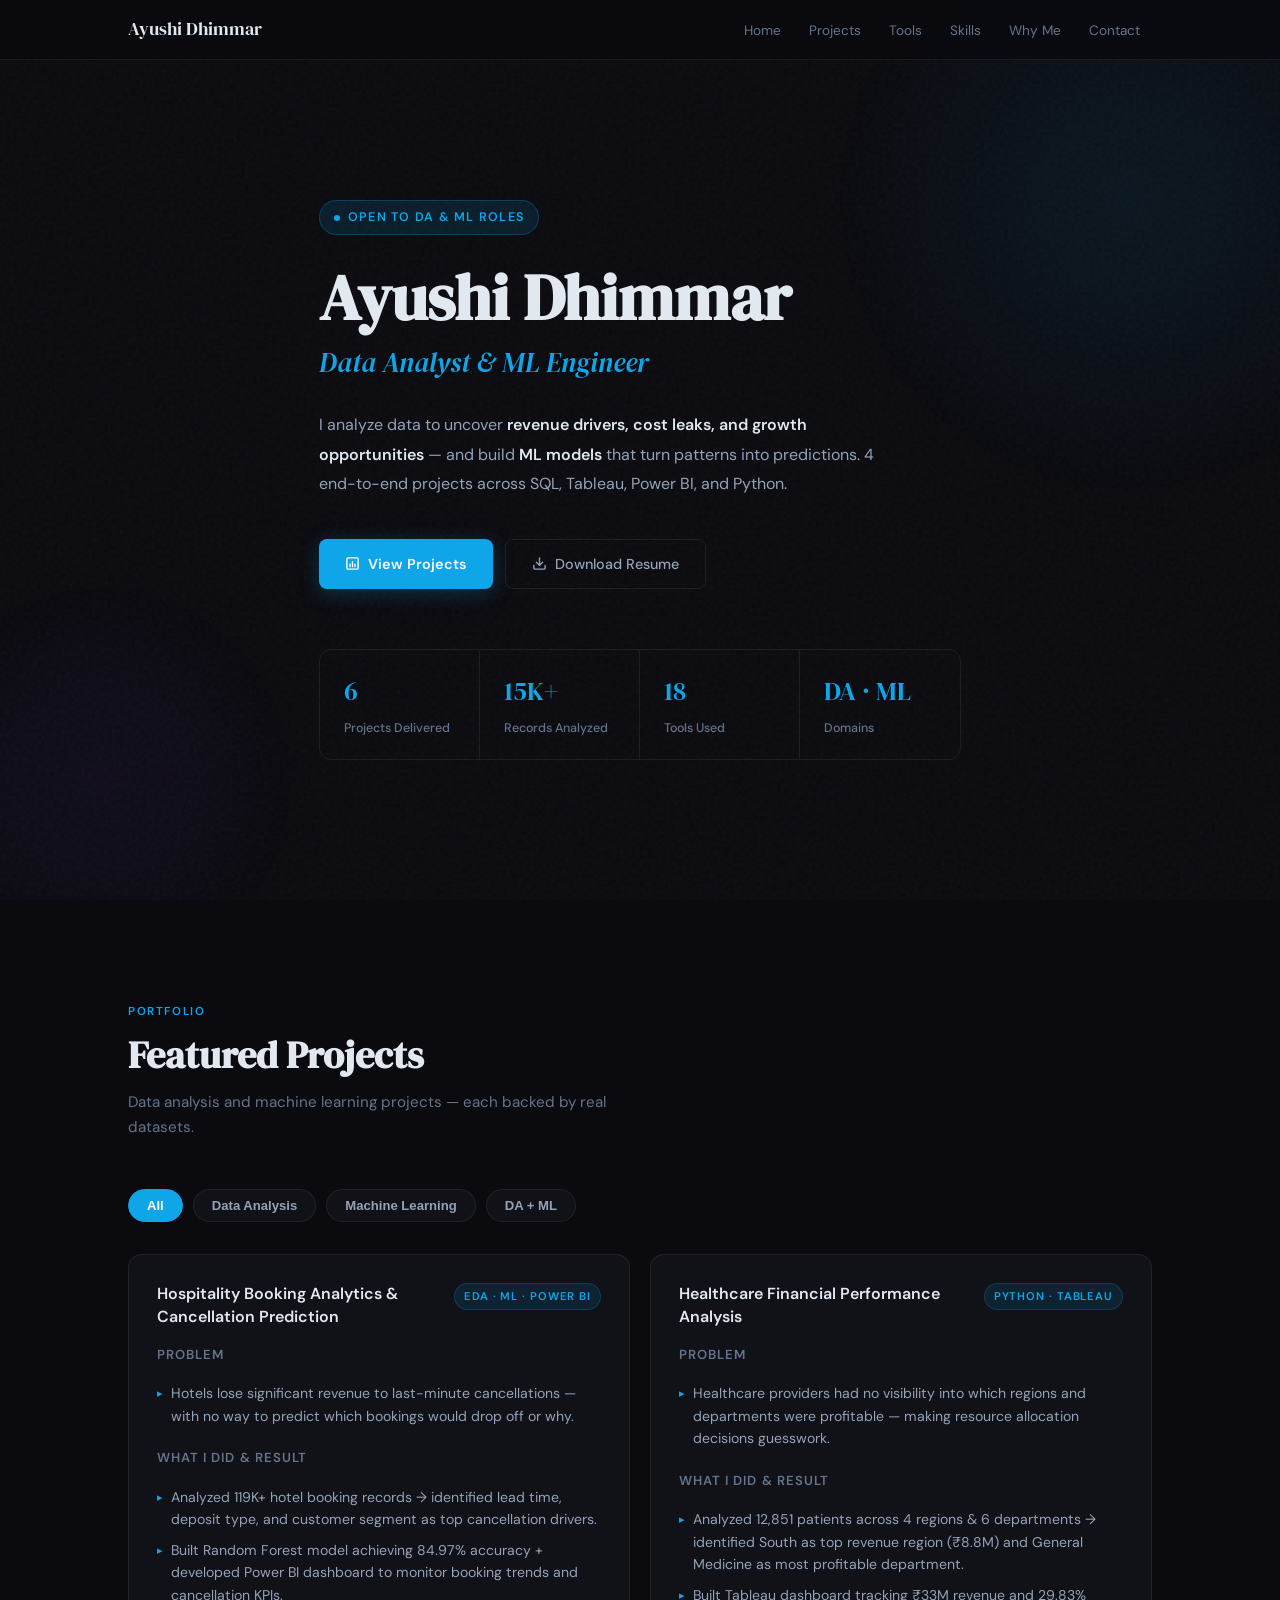
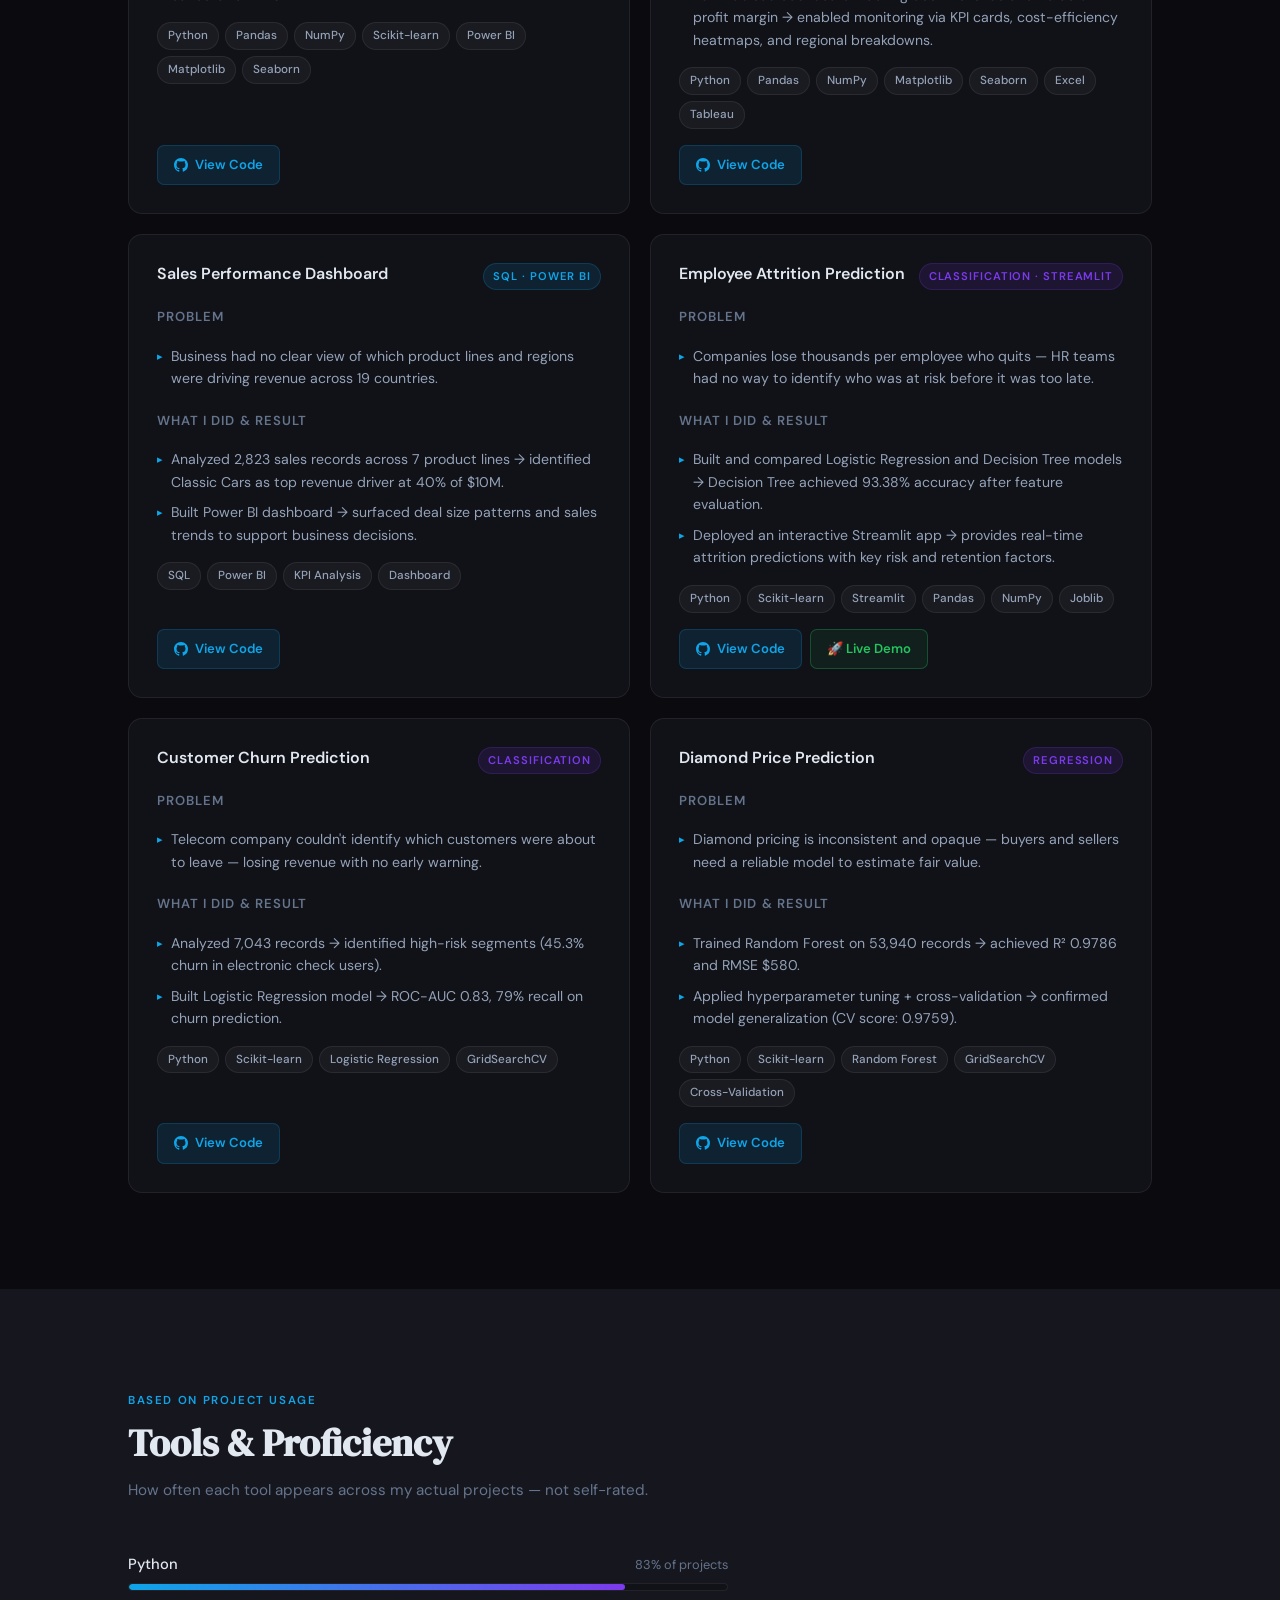
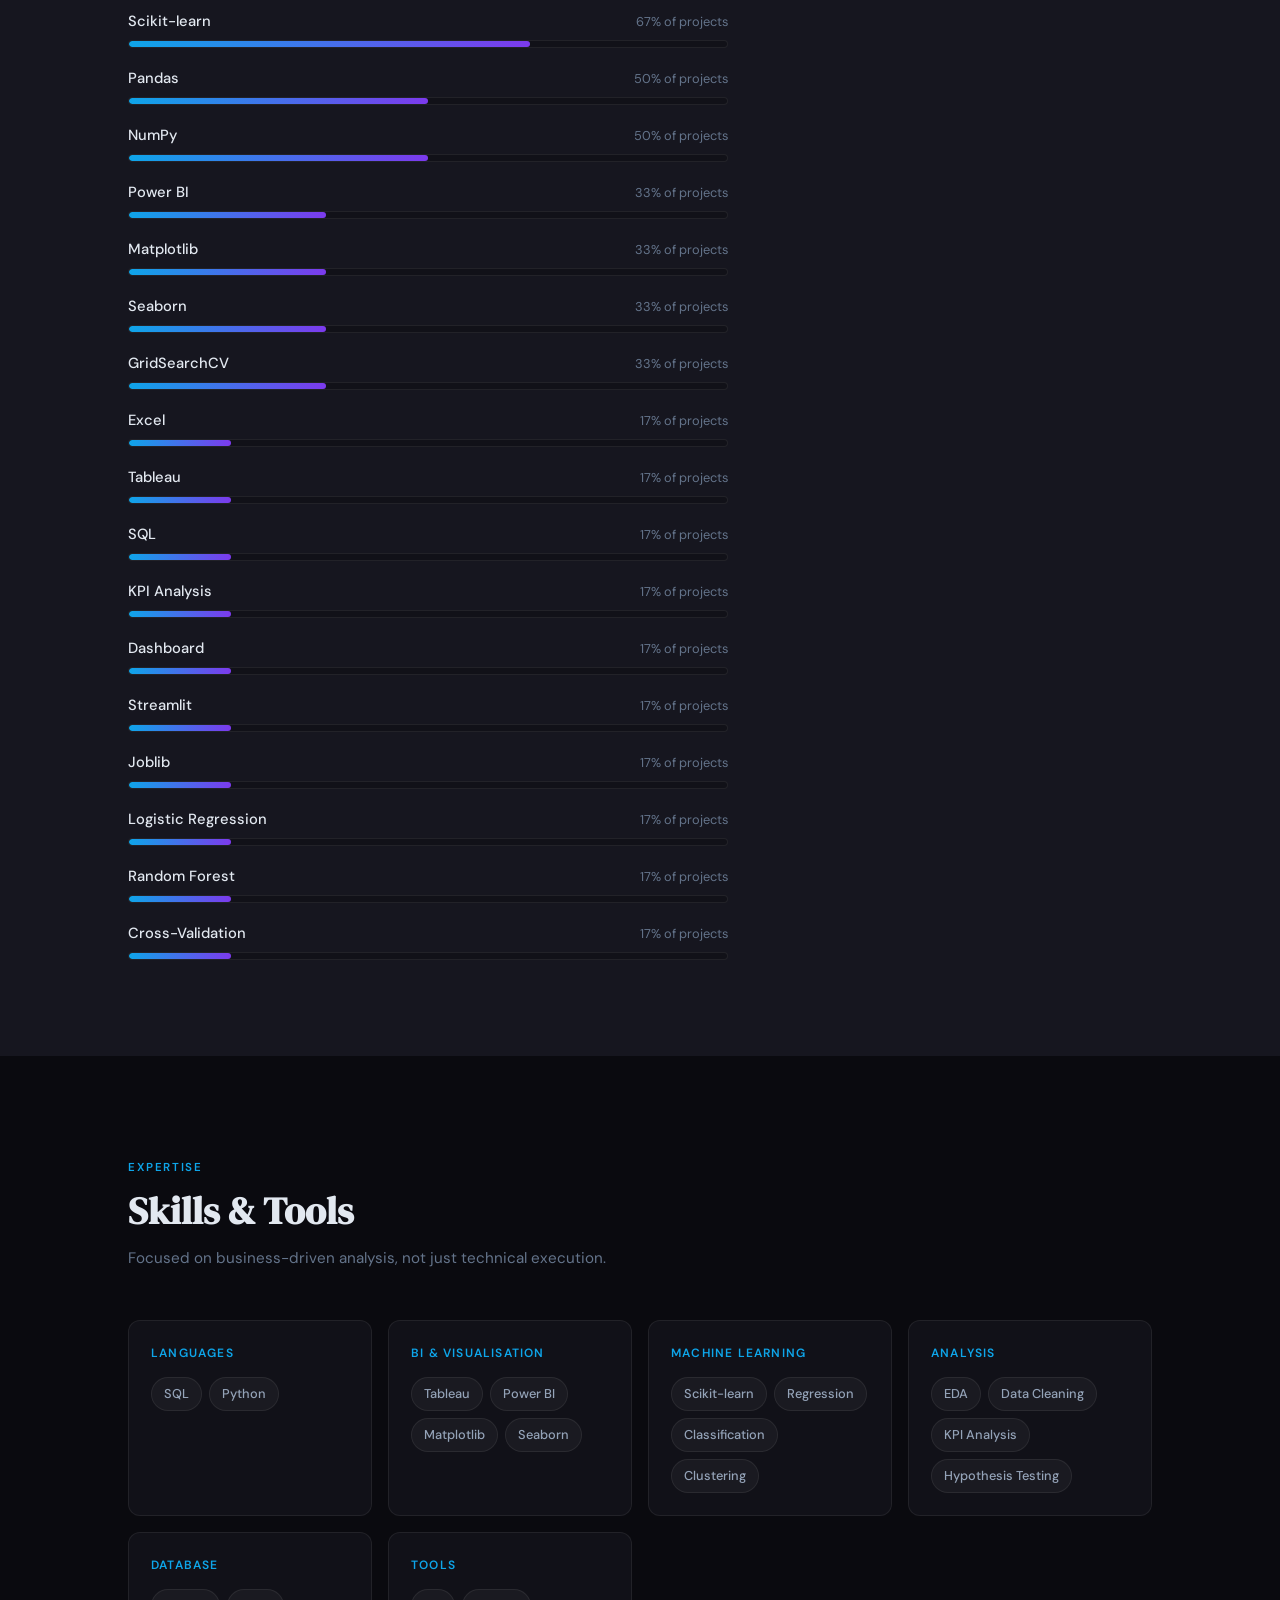
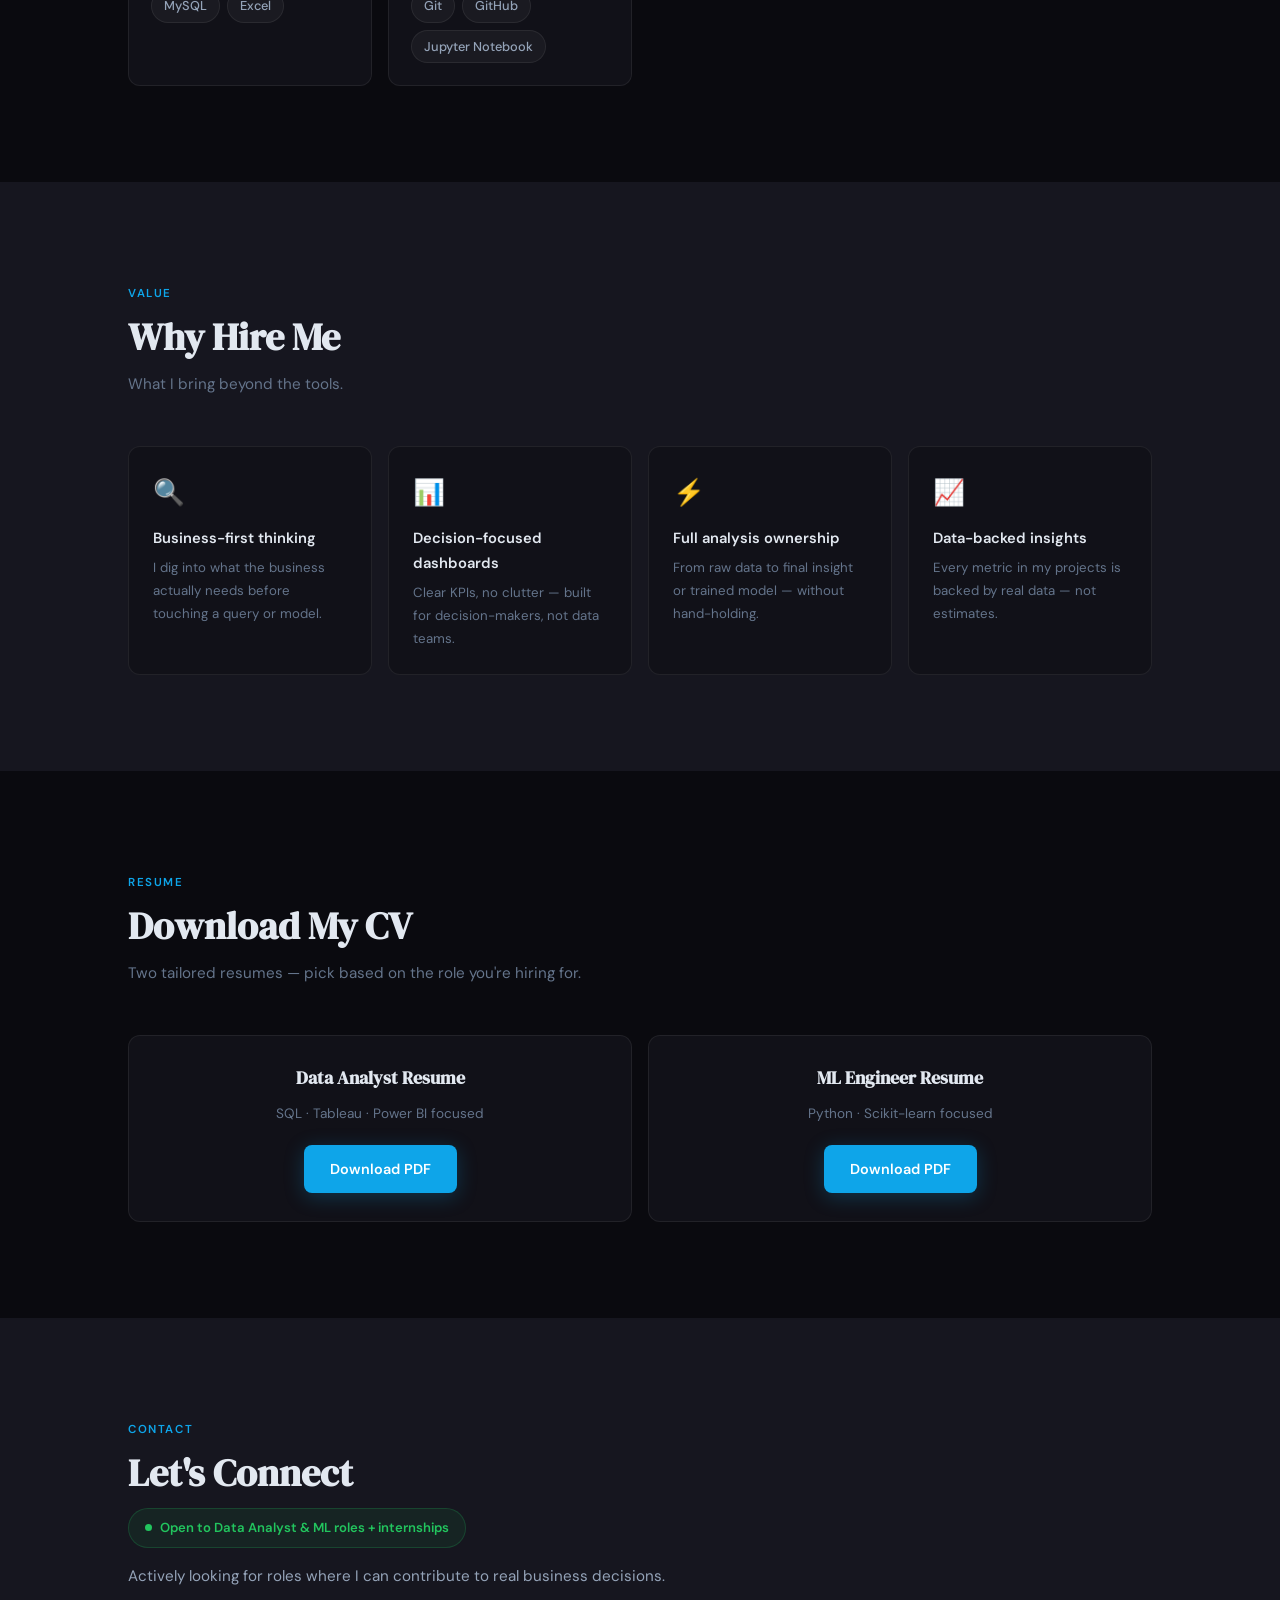
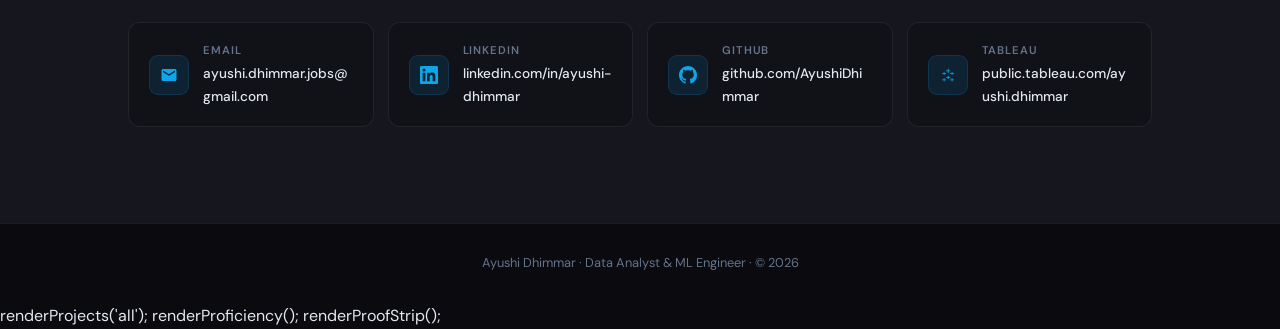
<file: index.html>
<!DOCTYPE html>
<html lang="en">

<head>
    <meta charset="UTF-8" />
    <meta name="viewport" content="width=device-width, initial-scale=1.0" />
    <meta name="description" content="Ayushi Dhimmar — Data Analyst & ML Engineer portfolio." />
    <title>Ayushi Dhimmar | Data Analyst & ML Engineer</title>
    <link rel="stylesheet" href="style.css" />
</head>

<body>

    <!-- ── Navbar ── -->
    <nav class="navbar">
        <div class="container">
            <a href="#home" class="nav-logo">Ayushi Dhimmar</a>
            <ul class="nav-links">
                <li><a href="#home">Home</a></li>
                <li><a href="#projects">Projects</a></li>
                <li><a href="#proficiency">Tools</a></li>
                <li><a href="#skills">Skills</a></li>
                <li><a href="#why">Why Me</a></li>
                <li><a href="#contact">Contact</a></li>
            </ul>
        </div>
    </nav>

    <!-- ── Hero ── -->
    <section id="home">
        <div class="container">
            <div class="hero-content">
                <div class="hero-badge"><span></span>Open to DA & ML Roles</div>
                <h1 class="hero-name">Ayushi Dhimmar</h1>
                <p class="hero-title">Data Analyst & ML Engineer</p>
                <p class="hero-intro">
                    I analyze data to uncover <strong>revenue drivers, cost leaks, and growth opportunities</strong> —
                    and build <strong>ML models</strong> that turn patterns into predictions.
                    4 end-to-end projects across SQL, Tableau, Power BI, and Python.
                </p>
                <div class="hero-buttons">
                    <a href="#projects" class="btn-primary">
                        <svg width="15" height="15" viewBox="0 0 24 24" fill="none" stroke="currentColor"
                            stroke-width="2.2" stroke-linecap="round" stroke-linejoin="round">
                            <rect x="3" y="3" width="18" height="18" rx="2" />
                            <path d="M8 17V13M12 17V9M16 17V13" />
                        </svg>
                        View Projects
                    </a>
                    <a href="https://docs.google.com/document/d/1x2hQRoaMSvmZDskrw3j91IyN4JPihmLFWnoII8SMVPA/export?format=pdf"
                        target="_blank" class="btn-outline">
                        <svg width="15" height="15" viewBox="0 0 24 24" fill="none" stroke="currentColor"
                            stroke-width="2.2" stroke-linecap="round" stroke-linejoin="round">
                            <path d="M21 15v4a2 2 0 0 1-2 2H5a2 2 0 0 1-2-2v-4" />
                            <polyline points="7 10 12 15 17 10" />
                            <line x1="12" y1="15" x2="12" y2="3" />
                        </svg>
                        Download Resume
                    </a>
                </div>
                <div class="proof-strip" id="proof-strip"></div>
            </div>
        </div>
    </section>

    <!-- ── Projects ── -->
    <section id="projects" class="section">
        <div class="container">
            <div class="fade-in">
                <span class="section-label">Portfolio</span>
                <h2 class="section-title">Featured Projects</h2>
                <p class="section-sub">Data analysis and machine learning projects — each backed by real datasets.</p>
            </div>

            <div class="filter-bar fade-in">
                <button class="filter-btn active" data-filter="all">All</button>
                <button class="filter-btn" data-filter="DA">Data Analysis</button>
                <button class="filter-btn" data-filter="ML">Machine Learning</button>
                <button class="filter-btn" data-filter="DA+ML">DA + ML</button>
            </div>

            <div class="projects-grid" id="projects-grid"></div>
        </div>
    </section>

    <!-- ── Tools & Proficiency ── -->
    <section id="proficiency" class="section" style="background: var(--surface2);">
        <div class="container">
            <div class="fade-in">
                <span class="section-label">Based on Project Usage</span>
                <h2 class="section-title">Tools & Proficiency</h2>
                <p class="section-sub">How often each tool appears across my actual projects — not self-rated.</p>
            </div>
            <div class="proficiency-list fade-in" id="proficiency-list"></div>
        </div>
    </section>

    <!-- ── Skills ── -->
    <section id="skills" class="section">
        <div class="container">
            <div class="fade-in">
                <span class="section-label">Expertise</span>
                <h2 class="section-title">Skills & Tools</h2>
                <p class="section-sub">Focused on business-driven analysis, not just technical execution.</p>
            </div>
            <div class="skills-grid">
                <div class="skill-group fade-in">
                    <div class="skill-group-title">Languages</div>
                    <div class="skill-pills"><span class="pill">SQL</span><span class="pill">Python</span></div>
                </div>
                <div class="skill-group fade-in">
                    <div class="skill-group-title">BI & Visualisation</div>
                    <div class="skill-pills"><span class="pill">Tableau</span><span class="pill">Power BI</span><span
                            class="pill">Matplotlib</span><span class="pill">Seaborn</span></div>
                </div>
                <div class="skill-group fade-in">
                    <div class="skill-group-title">Machine Learning</div>
                    <div class="skill-pills"><span class="pill">Scikit-learn</span><span
                            class="pill">Regression</span><span class="pill">Classification</span><span
                            class="pill">Clustering</span></div>
                </div>
                <div class="skill-group fade-in">
                    <div class="skill-group-title">Analysis</div>
                    <div class="skill-pills"><span class="pill">EDA</span><span class="pill">Data Cleaning</span><span
                            class="pill">KPI Analysis</span><span class="pill">Hypothesis Testing</span></div>
                </div>
                <div class="skill-group fade-in">
                    <div class="skill-group-title">Database</div>
                    <div class="skill-pills"><span class="pill">MySQL</span><span class="pill">Excel</span></div>
                </div>
                <div class="skill-group fade-in">
                    <div class="skill-group-title">Tools</div>
                    <div class="skill-pills"><span class="pill">Git</span><span class="pill">GitHub</span><span
                            class="pill">Jupyter Notebook</span></div>
                </div>
            </div>
        </div>
    </section>

    <!-- ── Why Hire Me ── -->
    <section id="why" class="section" style="background: var(--surface2);">
        <div class="container">
            <div class="fade-in">
                <span class="section-label">Value</span>
                <h2 class="section-title">Why Hire Me</h2>
                <p class="section-sub">What I bring beyond the tools.</p>
            </div>
            <div class="why-grid">
                <div class="why-card fade-in">
                    <div class="why-icon">🔍</div>
                    <div class="why-heading">Business-first thinking</div>
                    <div class="why-desc">I dig into what the business actually needs before touching a query or model.
                    </div>
                </div>
                <div class="why-card fade-in">
                    <div class="why-icon">📊</div>
                    <div class="why-heading">Decision-focused dashboards</div>
                    <div class="why-desc">Clear KPIs, no clutter — built for decision-makers, not data teams.</div>
                </div>
                <div class="why-card fade-in">
                    <div class="why-icon">⚡</div>
                    <div class="why-heading">Full analysis ownership</div>
                    <div class="why-desc">From raw data to final insight or trained model — without hand-holding.</div>
                </div>
                <div class="why-card fade-in">
                    <div class="why-icon">📈</div>
                    <div class="why-heading">Data-backed insights</div>
                    <div class="why-desc">Every metric in my projects is backed by real data — not estimates.</div>
                </div>
            </div>
        </div>
    </section>

    <!-- ── Resume ── -->
    <section id="resume" class="section">
        <div class="container">
            <div class="fade-in">
                <span class="section-label">Resume</span>
                <h2 class="section-title">Download My CV</h2>
                <p class="section-sub">Two tailored resumes — pick based on the role you're hiring for.</p>
            </div>
            <div class="resume-grid">
                <div class="resume-card fade-in">
                    <h3>Data Analyst Resume</h3>
                    <p>SQL · Tableau · Power BI focused</p>
                    <a href="https://docs.google.com/document/d/1x2hQRoaMSvmZDskrw3j91IyN4JPihmLFWnoII8SMVPA/export?format=pdf"
                        target="_blank" class="btn-primary">Download PDF</a>
                </div>
                <div class="resume-card fade-in">
                    <h3>ML Engineer Resume</h3>
                    <p>Python · Scikit-learn focused</p>
                    <a href="https://docs.google.com/document/d/1-b_STzImkNekEmmZtSDEUV6xr8iqfHNXpIQPK0HG01E/export?format=pdf"
                        target="_blank" class="btn-primary">Download PDF</a>
                </div>
            </div>
        </div>
    </section>

    <!-- ── Contact ── -->
    <section id="contact" class="section" style="background: var(--surface2);">
        <div class="container">
            <div class="fade-in">
                <span class="section-label">Contact</span>
                <h2 class="section-title">Let's Connect</h2>
                <div class="open-badge"><span></span>Open to Data Analyst & ML roles + internships</div>
                <p style="color:var(--soft); font-size:0.95rem; margin-bottom:32px;">Actively looking for roles where I
                    can contribute to real business decisions.</p>
            </div>
            <div class="contact-grid">
                <a href="mailto:ayushi.dhimmar.jobs@gmail.com" class="contact-card">
                    <div class="contact-icon"><svg viewBox="0 0 24 24">
                            <path
                                d="M20 4H4c-1.1 0-2 .9-2 2v12c0 1.1.9 2 2 2h16c1.1 0 2-.9 2-2V6c0-1.1-.9-2-2-2zm0 4l-8 5-8-5V6l8 5 8-5v2z" />
                        </svg></div>
                    <div>
                        <div class="contact-label">Email</div>
                        <div class="contact-value">ayushi.dhimmar.jobs@gmail.com</div>
                    </div>
                </a>
                <a href="https://www.linkedin.com/in/ayushi-dhimmar" target="_blank" rel="noopener noreferrer"
                    class="contact-card">
                    <div class="contact-icon"><svg viewBox="0 0 24 24">
                            <path
                                d="M20.447 20.452h-3.554v-5.569c0-1.328-.027-3.037-1.852-3.037-1.853 0-2.136 1.445-2.136 2.939v5.667H9.351V9h3.414v1.561h.046c.477-.9 1.637-1.85 3.37-1.85 3.601 0 4.267 2.37 4.267 5.455v6.286zM5.337 7.433a2.062 2.062 0 0 1-2.063-2.065 2.064 2.064 0 1 1 2.063 2.065zm1.782 13.019H3.555V9h3.564v11.452zM22.225 0H1.771C.792 0 0 .774 0 1.729v20.542C0 23.227.792 24 1.771 24h20.451C23.2 24 24 23.227 24 22.271V1.729C24 .774 23.2 0 22.222 0h.003z" />
                        </svg></div>
                    <div>
                        <div class="contact-label">LinkedIn</div>
                        <div class="contact-value">linkedin.com/in/ayushi-dhimmar</div>
                    </div>
                </a>
                <a href="https://github.com/AyushiDhimmar" target="_blank" rel="noopener noreferrer"
                    class="contact-card">
                    <div class="contact-icon"><svg viewBox="0 0 24 24">
                            <path
                                d="M12 0C5.37 0 0 5.37 0 12c0 5.31 3.435 9.795 8.205 11.385.6.105.825-.255.825-.57 0-.285-.015-1.23-.015-2.235-3.015.555-3.795-.735-4.035-1.41-.135-.345-.72-1.41-1.23-1.695-.42-.225-1.02-.78-.015-.795.945-.015 1.62.87 1.845 1.23 1.08 1.815 2.805 1.305 3.495.99.105-.78.42-1.305.765-1.605-2.67-.3-5.46-1.335-5.46-5.925 0-1.305.465-2.385 1.23-3.225-.12-.3-.54-1.53.12-3.18 0 0 1.005-.315 3.3 1.23.96-.27 1.98-.405 3-.405s2.04.135 3 .405c2.295-1.56 3.3-1.23 3.3-1.23.66 1.65.24 2.88.12 3.18.765.84 1.23 1.905 1.23 3.225 0 4.605-2.805 5.625-5.475 5.925.435.375.81 1.095.81 2.22 0 1.605-.015 2.895-.015 3.3 0 .315.225.69.825.57A12.02 12.02 0 0 0 24 12c0-6.63-5.37-12-12-12z" />
                        </svg></div>
                    <div>
                        <div class="contact-label">GitHub</div>
                        <div class="contact-value">github.com/AyushiDhimmar</div>
                    </div>
                </a>
                <a href="https://public.tableau.com/app/profile/ayushi.dhimmar/vizzes" target="_blank"
                    rel="noopener noreferrer" class="contact-card">
                    <div class="contact-icon"><svg viewBox="0 0 24 24" fill="var(--accent)">
                            <path
                                d="M11.654 3.643v2.25H9.44v1.16h2.215v2.25h1.17V7.053h2.214v-1.16h-2.215V3.643zm-5.3 3.93v1.81H4.27v.93h2.085v1.81h.94v-1.81h2.085v-.93H7.294V7.573zm10.6 0v1.81h-2.084v.93h2.085v1.81h.938v-1.81H19.98v-.93h-2.085V7.573zM11.654 12.9v1.81H9.44v.93h2.215v1.81h1.17v-1.81h2.214v-.93h-2.215V12.9zm-5.3 3.214v1.81H4.27v.93h2.085v1.81h.94v-1.81h2.085v-.93H7.294v-1.81zm10.6 0v1.81h-2.084v.93h2.085v1.81h.938v-1.81H19.98v-.93h-2.085v-1.81z" />
                        </svg></div>
                    <div>
                        <div class="contact-label">Tableau</div>
                        <div class="contact-value">public.tableau.com/ayushi.dhimmar</div>
                    </div>
                </a>
            </div>
        </div>
    </section>

    <!-- ── Footer ── -->
    <footer class="footer">
        <div class="container">
            <p>Ayushi Dhimmar · Data Analyst & ML Engineer · © 2026</p>
        </div>
    </footer>

    <script src="projects.js"></script>
    <script>
        const GITHUB_SVG = '<svg width="14" height="14" viewBox="0 0 24 24" fill="currentColor"><path d="M12 0C5.37 0 0 5.37 0 12c0 5.31 3.435 9.795 8.205 11.385.6.105.825-.255.825-.57 0-.285-.015-1.23-.015-2.235-3.015.555-3.795-.735-4.035-1.41-.135-.345-.72-1.41-1.23-1.695-.42-.225-1.02-.78-.015-.795.945-.015 1.62.87 1.845 1.23 1.08 1.815 2.805 1.305 3.495.99.105-.78.42-1.305.765-1.605-2.67-.3-5.46-1.335-5.46-5.925 0-1.305.465-2.385 1.23-3.225-.12-.3-.54-1.53.12-3.18 0 0 1.005-.315 3.3 1.23.96-.27 1.98-.405 3-.405s2.04.135 3 .405c2.295-1.56 3.3-1.23 3.3-1.23.66 1.65.24 2.88.12 3.18.765.84 1.23 1.905 1.23 3.225 0 4.605-2.805 5.625-5.475 5.925.435.375.81 1.095.81 2.22 0 1.605-.015 2.895-.015 3.3 0 .315.225.69.825.57A12.02 12.02 0 0 0 24 12c0-6.63-5.37-12-12-12z"/></svg>';

        function renderProjects(filter) {
            const grid = document.getElementById('projects-grid');
            grid.innerHTML = '';
            const list = filter === 'all' ? projects : projects.filter(p => p.category === filter);

            list.forEach(p => {
                const didHTML = p.did.map(d => `<p class="card-row-item">${d}</p>`).join('');
                const toolsHTML = p.tools.map(t => `<span class="tag">${t}</span>`).join('');
                const typeClass = p.category === 'ML' ? 'card-type ml' : 'card-type';
                grid.innerHTML += `
          <article class="project-card fade-in">
            <div class="card-header">
              <h3 class="card-title">${p.title}</h3>
              <span class="${typeClass}">${p.type}</span>
            </div>
            <p class="card-problem">Problem</p>
            <div class="card-row"><p class="card-row-item">${p.problem}</p></div>
            <p class="card-problem" style="margin-top:4px;">What I did & Result</p>
            <div class="card-row">${didHTML}</div>
            <div class="card-tools">${toolsHTML}</div>
            <div class="card-actions">
  <a href="${p.github}" target="_blank" rel="noopener noreferrer" class="card-btn">${GITHUB_SVG} View Code</a>
  ${p.demo ? `<a href="${p.demo}" target="_blank" rel="noopener noreferrer" class="card-btn" style="border-color:rgba(34,197,94,0.3);color:#22c55e;background:rgba(34,197,94,0.08);">🚀 Live Demo</a>` : ''}
</div>
        </article>`;
            });

            document.querySelectorAll('.project-card.fade-in').forEach(el => observer.observe(el));
        }

        function renderProficiency() {
            const list = document.getElementById('proficiency-list');
            const usage = computeToolUsage();
            list.innerHTML = usage.map(u => `
        <div>
          <div class="prof-row-top">
            <span class="prof-tool">${u.tool}</span>
            <span class="prof-percent">${u.percent}% of projects</span>
          </div>
          <div class="prof-track"><div class="prof-fill" style="width:${u.percent}%;"></div></div>
        </div>
      `).join('');
        }

        document.querySelectorAll('.filter-btn').forEach(btn => {
            btn.addEventListener('click', () => {
                document.querySelectorAll('.filter-btn').forEach(b => b.classList.remove('active'));
                btn.classList.add('active');
                renderProjects(btn.dataset.filter);
            });
        });

        const observer = new IntersectionObserver((entries) => {
            entries.forEach(entry => {
                if (entry.isIntersecting) {
                    entry.target.classList.add('visible');
                    observer.unobserve(entry.target);
                }
            });
        }, { threshold: 0.12 });

        document.querySelectorAll('.fade-in').forEach(el => observer.observe(el));

        function renderProofStrip() {
            const total = projects.length;
            const uniqueTools = new Set(projects.flatMap(p => p.tools)).size;
            const hasDA = projects.some(p => p.category === 'DA');
            const hasML = projects.some(p => p.category === 'ML');
            const domains = [hasDA ? 'DA' : '', hasML ? 'ML' : ''].filter(Boolean).join(' · ');

            document.getElementById('proof-strip').innerHTML = `
        <div class="proof-item"><div class="proof-number">${total}</div><div class="proof-label">Projects Delivered</div></div>
        <div class="proof-item"><div class="proof-number">15K+</div><div class="proof-label">Records Analyzed</div></div>
        <div class="proof-item"><div class="proof-number">${uniqueTools}</div><div class="proof-label">Tools Used</div></div>
        <div class="proof-item"><div class="proof-number">${domains}</div><div class="proof-label">Domains</div></div>
      `;
        }

        renderProjects('all');
        renderProficiency();
        renderProofStrip();
    </script>

    renderProjects('all');
    renderProficiency();
    renderProofStrip();
    </script>

</body>

</html>
</file>
<file: style.css>
/* ============================================================
   style.css — Merged DA + ML Portfolio
   Single accent: sky blue, dark theme
   ============================================================ */

@import url('https://fonts.googleapis.com/css2?family=DM+Serif+Display:ital@0;1&family=DM+Sans:wght@300;400;500;600&display=swap');

*,
*::before,
*::after {
    margin: 0;
    padding: 0;
    box-sizing: border-box;
}

:root {
    --bg: #0a0a0f;
    --surface: #111118;
    --surface2: #16161f;
    --border: rgba(255, 255, 255, 0.07);
    --border-hover: rgba(14, 165, 233, 0.3);
    --text: #e2e8f0;
    --muted: #64748b;
    --soft: #94a3b8;
    --accent: #0ea5e9;
    --accent-glow: rgba(14, 165, 233, 0.12);
    --accent-dark: #0284c7;
    --ml-accent: #7c3aed;
    --ml-glow: rgba(124, 58, 237, 0.12);
}

html {
    scroll-behavior: smooth;
}

body {
    font-family: 'DM Sans', sans-serif;
    background: var(--bg);
    color: var(--text);
    line-height: 1.7;
}

a {
    text-decoration: none;
    color: inherit;
}

.container {
    max-width: 1080px;
    margin: 0 auto;
    padding: 0 28px;
}

body::before {
    content: '';
    position: fixed;
    inset: 0;
    background-image: url("data:image/svg+xml,%3Csvg viewBox='0 0 256 256' xmlns='http://www.w3.org/2000/svg'%3E%3Cfilter id='noise'%3E%3CfeTurbulence type='fractalNoise' baseFrequency='0.9' numOctaves='4' stitchTiles='stitch'/%3E%3C/filter%3E%3Crect width='100%25' height='100%25' filter='url(%23noise)' opacity='0.04'/%3E%3C/svg%3E");
    pointer-events: none;
    z-index: 0;
}

/* ── Navbar ── */
.navbar {
    position: fixed;
    top: 0;
    left: 0;
    right: 0;
    z-index: 100;
    height: 60px;
    display: flex;
    align-items: center;
    background: rgba(10, 10, 15, 0.85);
    backdrop-filter: blur(12px);
    border-bottom: 1px solid var(--border);
}

.navbar .container {
    display: flex;
    align-items: center;
    justify-content: space-between;
    width: 100%;
}

.nav-logo {
    font-family: 'DM Serif Display', serif;
    font-size: 1.1rem;
    color: var(--text);
}

.nav-logo span {
    color: var(--accent);
}

.nav-links {
    display: flex;
    align-items: center;
    gap: 4px;
    list-style: none;
}

.nav-links a {
    font-size: 0.85rem;
    color: var(--muted);
    padding: 6px 12px;
    border-radius: 6px;
    transition: color 0.3s, background 0.3s;
}

.nav-links a:hover,
.nav-links a.active {
    color: var(--accent);
    background: var(--accent-glow);
}

@media (max-width: 640px) {
    .nav-links {
        display: none;
    }
}

/* ── Hero ── */
#home {
    min-height: 100vh;
    display: flex;
    align-items: center;
    padding-top: 60px;
    position: relative;
    overflow: hidden;
}

#home::before {
    content: '';
    position: absolute;
    width: 600px;
    height: 600px;
    border-radius: 50%;
    background: radial-gradient(circle, rgba(14, 165, 233, 0.08) 0%, transparent 70%);
    top: -100px;
    right: -150px;
    pointer-events: none;
}

#home::after {
    content: '';
    position: absolute;
    width: 400px;
    height: 400px;
    border-radius: 50%;
    background: radial-gradient(circle, rgba(124, 58, 237, 0.06) 0%, transparent 70%);
    bottom: -80px;
    left: -100px;
    pointer-events: none;
}

.hero-content {
    position: relative;
    z-index: 1;
    padding: 80px 0;
    max-width: 700px;
}

.hero-badge {
    display: inline-flex;
    align-items: center;
    gap: 8px;
    font-size: 0.78rem;
    font-weight: 600;
    letter-spacing: 0.1em;
    text-transform: uppercase;
    color: var(--accent);
    border: 1px solid rgba(14, 165, 233, 0.25);
    background: var(--accent-glow);
    padding: 6px 14px;
    border-radius: 100px;
    margin-bottom: 28px;
}

.hero-badge span {
    width: 6px;
    height: 6px;
    border-radius: 50%;
    background: var(--accent);
    animation: pulse 2s infinite;
}

@keyframes pulse {

    0%,
    100% {
        opacity: 1;
        transform: scale(1);
    }

    50% {
        opacity: 0.4;
        transform: scale(0.7);
    }
}

.hero-name {
    font-family: 'DM Serif Display', serif;
    font-size: clamp(2.6rem, 5.5vw, 4rem);
    line-height: 1.1;
    margin-bottom: 6px;
}

.hero-title {
    font-family: 'DM Serif Display', serif;
    font-size: clamp(1.2rem, 2.5vw, 1.7rem);
    font-style: italic;
    color: var(--accent);
    margin-bottom: 24px;
}

.hero-intro {
    font-size: 1rem;
    color: var(--soft);
    max-width: 560px;
    margin-bottom: 40px;
    line-height: 1.85;
}

.hero-intro strong {
    color: var(--text);
    font-weight: 600;
}

.hero-buttons {
    display: flex;
    flex-wrap: wrap;
    gap: 12px;
}

.btn-primary {
    display: inline-flex;
    align-items: center;
    gap: 8px;
    background: var(--accent);
    color: #fff;
    font-size: 0.9rem;
    font-weight: 600;
    padding: 12px 26px;
    border-radius: 8px;
    transition: background 0.3s, transform 0.3s, box-shadow 0.3s;
    box-shadow: 0 4px 20px rgba(14, 165, 233, 0.25);
}

.btn-primary:hover {
    background: var(--accent-dark);
    transform: translateY(-2px);
    box-shadow: 0 8px 28px rgba(14, 165, 233, 0.35);
}

.btn-outline {
    display: inline-flex;
    align-items: center;
    gap: 8px;
    background: transparent;
    color: var(--soft);
    font-size: 0.9rem;
    font-weight: 500;
    padding: 12px 26px;
    border-radius: 8px;
    border: 1px solid var(--border);
    transition: border-color 0.3s, color 0.3s, transform 0.3s;
}

.btn-outline:hover {
    border-color: var(--accent);
    color: var(--accent);
    transform: translateY(-2px);
}

/* ── Proof strip ── */
.proof-strip {
    display: flex;
    flex-wrap: wrap;
    border: 1px solid var(--border);
    border-radius: 12px;
    overflow: hidden;
    margin-top: 60px;
}

.proof-item {
    flex: 1;
    min-width: 160px;
    padding: 20px 24px;
    border-right: 1px solid var(--border);
    transition: background 0.3s;
}

.proof-item:last-child {
    border-right: none;
}

.proof-item:hover {
    background: var(--surface);
}

.proof-number {
    font-family: 'DM Serif Display', serif;
    font-size: 1.6rem;
    color: var(--accent);
    margin-bottom: 4px;
}

.proof-label {
    font-size: 0.78rem;
    color: var(--muted);
    font-weight: 500;
}

@media (max-width: 640px) {
    .proof-strip {
        flex-direction: column;
    }

    .proof-item {
        border-right: none;
        border-bottom: 1px solid var(--border);
    }

    .proof-item:last-child {
        border-bottom: none;
    }
}

/* ── Section base ── */
.section {
    padding: 96px 0;
    position: relative;
    z-index: 1;
}

.section-label {
    display: inline-block;
    font-size: 0.72rem;
    font-weight: 600;
    letter-spacing: 0.14em;
    text-transform: uppercase;
    color: var(--accent);
    margin-bottom: 10px;
}

.section-title {
    font-family: 'DM Serif Display', serif;
    font-size: clamp(1.8rem, 3.5vw, 2.4rem);
    margin-bottom: 12px;
    line-height: 1.2;
}

.section-sub {
    font-size: 0.95rem;
    color: var(--muted);
    max-width: 520px;
    margin-bottom: 48px;
}

/* ── Project filter ── */
.filter-bar {
    display: flex;
    gap: 10px;
    margin-bottom: 32px;
}

.filter-btn {
    font-size: 0.82rem;
    font-weight: 600;
    color: var(--soft);
    background: var(--surface);
    border: 1px solid var(--border);
    padding: 8px 18px;
    border-radius: 100px;
    cursor: pointer;
    transition: all 0.3s;
}

.filter-btn:hover {
    border-color: var(--accent);
    color: var(--accent);
}

.filter-btn.active {
    background: var(--accent);
    color: #fff;
    border-color: var(--accent);
}

/* ── Projects ── */
.projects-grid {
    display: grid;
    grid-template-columns: repeat(auto-fill, minmax(340px, 1fr));
    gap: 20px;
}

.project-card {
    background: var(--surface);
    border: 1px solid var(--border);
    border-radius: 14px;
    padding: 28px;
    display: flex;
    flex-direction: column;
    gap: 16px;
    transition: border-color 0.3s, transform 0.3s, box-shadow 0.3s;
}

.project-card:hover {
    border-color: var(--border-hover);
    transform: translateY(-4px);
    box-shadow: 0 12px 40px rgba(14, 165, 233, 0.1);
}

.card-header {
    display: flex;
    align-items: flex-start;
    justify-content: space-between;
    gap: 12px;
}

.card-title {
    font-family: 'DM Sans', sans-serif;
    font-size: 1rem;
    font-weight: 600;
    line-height: 1.4;
}

.card-type {
    font-size: 0.7rem;
    font-weight: 600;
    letter-spacing: 0.08em;
    text-transform: uppercase;
    color: var(--accent);
    background: var(--accent-glow);
    border: 1px solid rgba(14, 165, 233, 0.2);
    padding: 3px 9px;
    border-radius: 100px;
    white-space: nowrap;
    flex-shrink: 0;
}

.card-type.ml {
    color: var(--ml-accent);
    background: var(--ml-glow);
    border-color: rgba(124, 58, 237, 0.2);
}

.card-problem {
    font-size: 0.82rem;
    font-weight: 600;
    color: var(--muted);
    text-transform: uppercase;
    letter-spacing: 0.08em;
}

.card-row {
    display: flex;
    flex-direction: column;
    gap: 8px;
}

.card-row-item {
    font-size: 0.88rem;
    color: var(--soft);
    line-height: 1.6;
    padding-left: 14px;
    position: relative;
}

.card-row-item::before {
    content: '▸';
    position: absolute;
    left: 0;
    color: var(--accent);
    font-size: 0.7rem;
    top: 3px;
}

.card-tools {
    display: flex;
    flex-wrap: wrap;
    gap: 6px;
}

.tag {
    font-size: 0.73rem;
    font-weight: 500;
    color: var(--soft);
    background: rgba(255, 255, 255, 0.04);
    border: 1px solid var(--border);
    padding: 3px 10px;
    border-radius: 100px;
}

.card-actions {
    display: flex;
    flex-wrap: wrap;
    gap: 8px;
    margin-top: auto;
}

.card-btn {
    display: inline-flex;
    align-items: center;
    gap: 7px;
    font-size: 0.82rem;
    font-weight: 600;
    color: var(--accent);
    border: 1px solid rgba(14, 165, 233, 0.2);
    background: var(--accent-glow);
    padding: 8px 16px;
    border-radius: 7px;
    margin-top: auto;
    width: fit-content;
    transition: background 0.3s, color 0.3s, border-color 0.3s;
}

.card-btn:hover {
    background: var(--accent);
    color: #fff;
    border-color: var(--accent);
}

/* ── Tools & Proficiency ── */
.proficiency-list {
    display: flex;
    flex-direction: column;
    gap: 18px;
    max-width: 600px;
}

.prof-row-top {
    display: flex;
    justify-content: space-between;
    align-items: baseline;
    margin-bottom: 6px;
}

.prof-tool {
    font-size: 0.92rem;
    font-weight: 500;
    color: var(--text);
}

.prof-percent {
    font-size: 0.8rem;
    color: var(--muted);
}

.prof-track {
    height: 8px;
    background: var(--surface);
    border: 1px solid var(--border);
    border-radius: 100px;
    overflow: hidden;
}

.prof-fill {
    height: 100%;
    background: linear-gradient(90deg, var(--accent), var(--ml-accent));
    border-radius: 100px;
    transition: width 1s ease;
}

/* ── Skills ── */
.skills-grid {
    display: grid;
    grid-template-columns: repeat(auto-fill, minmax(240px, 1fr));
    gap: 16px;
}

.skill-group {
    background: var(--surface);
    border: 1px solid var(--border);
    border-radius: 12px;
    padding: 22px;
    transition: border-color 0.3s;
}

.skill-group:hover {
    border-color: rgba(14, 165, 233, 0.2);
}

.skill-group-title {
    font-size: 0.75rem;
    font-weight: 600;
    letter-spacing: 0.1em;
    text-transform: uppercase;
    color: var(--accent);
    margin-bottom: 14px;
}

.skill-pills {
    display: flex;
    flex-wrap: wrap;
    gap: 7px;
}

.pill {
    font-size: 0.8rem;
    font-weight: 500;
    color: var(--soft);
    background: rgba(255, 255, 255, 0.04);
    border: 1px solid var(--border);
    padding: 5px 12px;
    border-radius: 100px;
    transition: all 0.3s;
}

.pill:hover {
    background: var(--accent-glow);
    color: var(--accent);
    border-color: rgba(14, 165, 233, 0.3);
}

/* ── Why Hire Me ── */
.why-grid {
    display: grid;
    grid-template-columns: repeat(auto-fill, minmax(240px, 1fr));
    gap: 16px;
}

.why-card {
    background: var(--surface);
    border: 1px solid var(--border);
    border-radius: 12px;
    padding: 24px;
    transition: border-color 0.3s, transform 0.3s;
}

.why-card:hover {
    border-color: rgba(14, 165, 233, 0.25);
    transform: translateY(-3px);
}

.why-icon {
    font-size: 1.6rem;
    margin-bottom: 12px;
}

.why-heading {
    font-size: 0.92rem;
    font-weight: 600;
    margin-bottom: 6px;
}

.why-desc {
    font-size: 0.83rem;
    color: var(--muted);
    line-height: 1.7;
}

/* ── Resume ── */
.resume-grid {
    display: flex;
    gap: 16px;
    flex-wrap: wrap;
}

.resume-card {
    flex: 1;
    min-width: 240px;
    background: var(--surface);
    border: 1px solid var(--border);
    border-radius: 12px;
    padding: 28px;
    text-align: center;
}

.resume-card h3 {
    font-family: 'DM Serif Display', serif;
    font-size: 1.1rem;
    margin-bottom: 8px;
}

.resume-card p {
    font-size: 0.85rem;
    color: var(--muted);
    margin-bottom: 20px;
}

/* ── Contact ── */
.contact-grid {
    display: grid;
    grid-template-columns: repeat(auto-fill, minmax(220px, 1fr));
    gap: 14px;
}

.contact-card {
    display: flex;
    align-items: center;
    gap: 14px;
    background: var(--surface);
    border: 1px solid var(--border);
    border-radius: 12px;
    padding: 18px 20px;
    transition: all 0.3s;
}

.contact-card:hover {
    border-color: rgba(14, 165, 233, 0.3);
    transform: translateY(-3px);
}

.contact-icon {
    width: 40px;
    height: 40px;
    border-radius: 9px;
    background: var(--accent-glow);
    border: 1px solid rgba(14, 165, 233, 0.15);
    display: flex;
    align-items: center;
    justify-content: center;
    flex-shrink: 0;
}

.contact-icon svg {
    width: 18px;
    height: 18px;
    fill: var(--accent);
}

.contact-label {
    font-size: 0.7rem;
    font-weight: 600;
    color: var(--muted);
    text-transform: uppercase;
    letter-spacing: 0.08em;
    margin-bottom: 2px;
}

.contact-value {
    font-size: 0.85rem;
    font-weight: 500;
    color: var(--text);
    word-break: break-all;
}

.open-badge {
    display: inline-flex;
    align-items: center;
    gap: 8px;
    font-size: 0.82rem;
    font-weight: 600;
    color: #22c55e;
    background: rgba(34, 197, 94, 0.08);
    border: 1px solid rgba(34, 197, 94, 0.2);
    padding: 8px 16px;
    border-radius: 100px;
    margin-bottom: 16px;
}

.open-badge span {
    width: 7px;
    height: 7px;
    border-radius: 50%;
    background: #22c55e;
    animation: pulse 2s infinite;
}

/* ── Footer ── */
.footer {
    border-top: 1px solid var(--border);
    padding: 28px 0;
    text-align: center;
}

.footer p {
    font-size: 0.8rem;
    color: var(--muted);
}

.footer a {
    color: var(--accent);
}

/* ── Fade-in ── */
.fade-in {
    opacity: 0;
    transform: translateY(24px);
    transition: opacity 0.6s ease, transform 0.6s ease;
}

.fade-in.visible {
    opacity: 1;
    transform: translateY(0);
}

@media (max-width: 640px) {
    .hero-buttons {
        flex-direction: column;
    }

    .btn-primary,
    .btn-outline {
        justify-content: center;
    }
}
</file>
